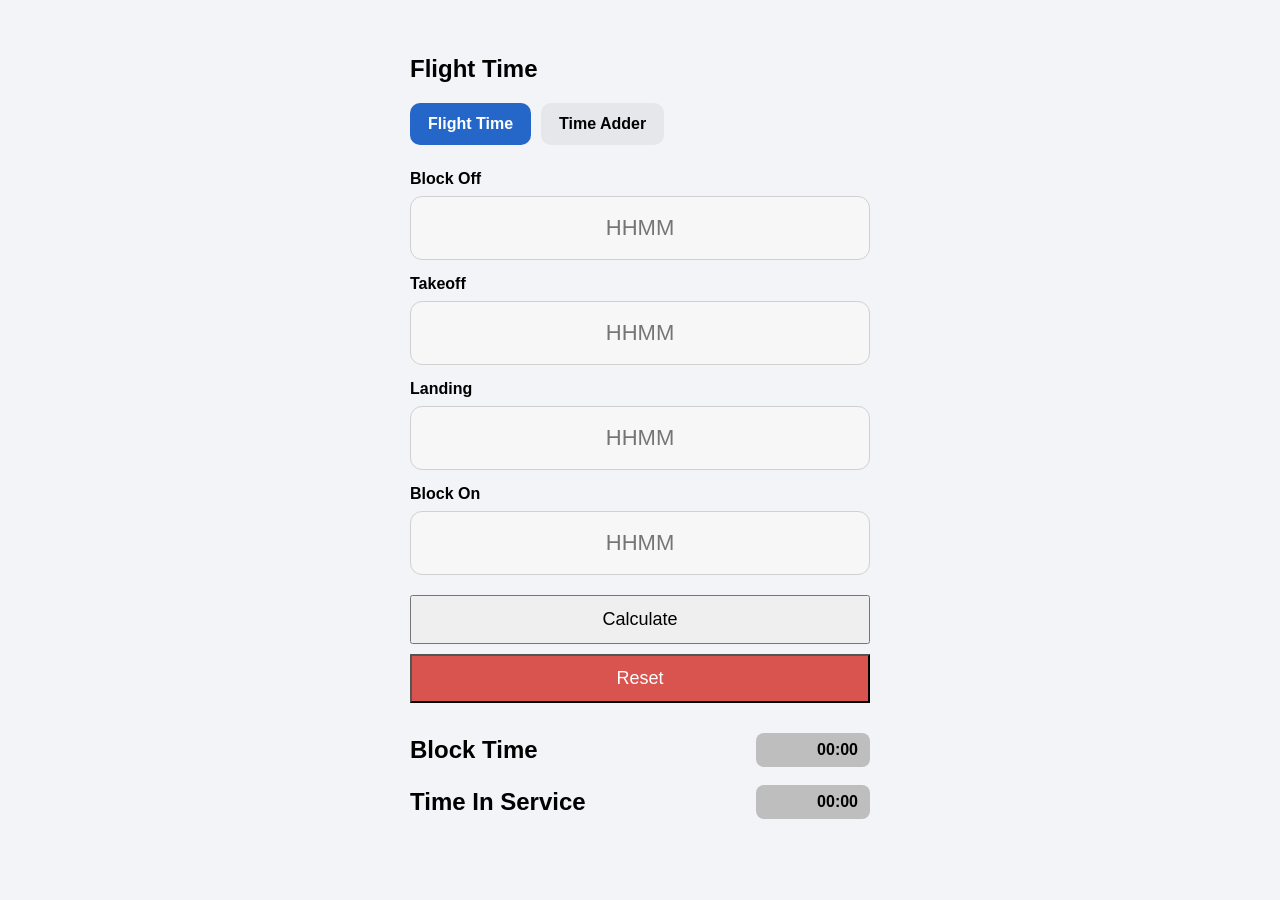
<file: index.html>
<!DOCTYPE html>
<html lang="en">
<head>
    <meta charset="UTF-8">
    <meta name="viewport" content="width=device-width, initial-scale=1.0">
    <title>Flight Time Calculator</title>

    <link rel="stylesheet" href="style.css">
</head>
<body>

<div class="container">

    <h2>Flight Time</h2>

    <div class="nav-buttons">

    <a href="index.html" class="nav-btn active">
        Flight Time
    </a>

    <a href="time-adder.html" class="nav-btn">
        Time Adder
    </a>

</div>

    <label id="blockOffLabel" for="blockOff">
        Block Off
        <span id="blockOffDot" class="warning-dot">● Modified</span>
    </label>

    <input
        type="text"
        id="blockOff"
        inputmode="numeric"
        maxlength="5"
        placeholder="HHMM"
        oninput="formatTimeInput(this); markModified('blockOff');">

    <label id="takeoffLabel" for="takeoff">
        Takeoff
        <span id="takeoffDot" class="warning-dot">● Modified</span>
    </label>

    <input
        type="text"
        id="takeoff"
        inputmode="numeric"
        maxlength="5"
        placeholder="HHMM"
        oninput="formatTimeInput(this); markModified('takeoff');">

    <label id="landingLabel" for="landing">
        Landing
        <span id="landingDot" class="warning-dot">● Modified</span>
    </label>

    <input
        type="text"
        id="landing"
        inputmode="numeric"
        maxlength="5"
        placeholder="HHMM"
        oninput="formatTimeInput(this); markModified('landing');">

    <label id="blockOnLabel" for="blockOn">
        Block On
        <span id="blockOnDot" class="warning-dot">● Modified</span>
    </label>

    <input
        type="text"
        id="blockOn"
        inputmode="numeric"
        maxlength="5"
        placeholder="HHMM"
        oninput="formatTimeInput(this); markModified('blockOn');">

    <button onclick="calculate()">
        Calculate
    </button>

    <button onclick="resetForm()" class="reset-btn">
        Reset
    </button>

    <div class="results-table">

        <div class="result-row">
            <span class="result-label">Block Time</span>
            <span class="result-time" id="blockTime">00:00</span>
        </div>

        <div class="result-row">
            <span class="result-label">Time In Service</span>
            <span class="result-time" id="serviceTime">00:00</span>
        </div>

    </div>

    <!-- <div class="results">
        <p>Block Time: <span id="blockTime">00:00</span></p>
        <p>Time In Service: <span id="serviceTime">00:00</span></p>
    </div> -->


</div>

<script src="script.js"></script>

</body>
</html>
</file>
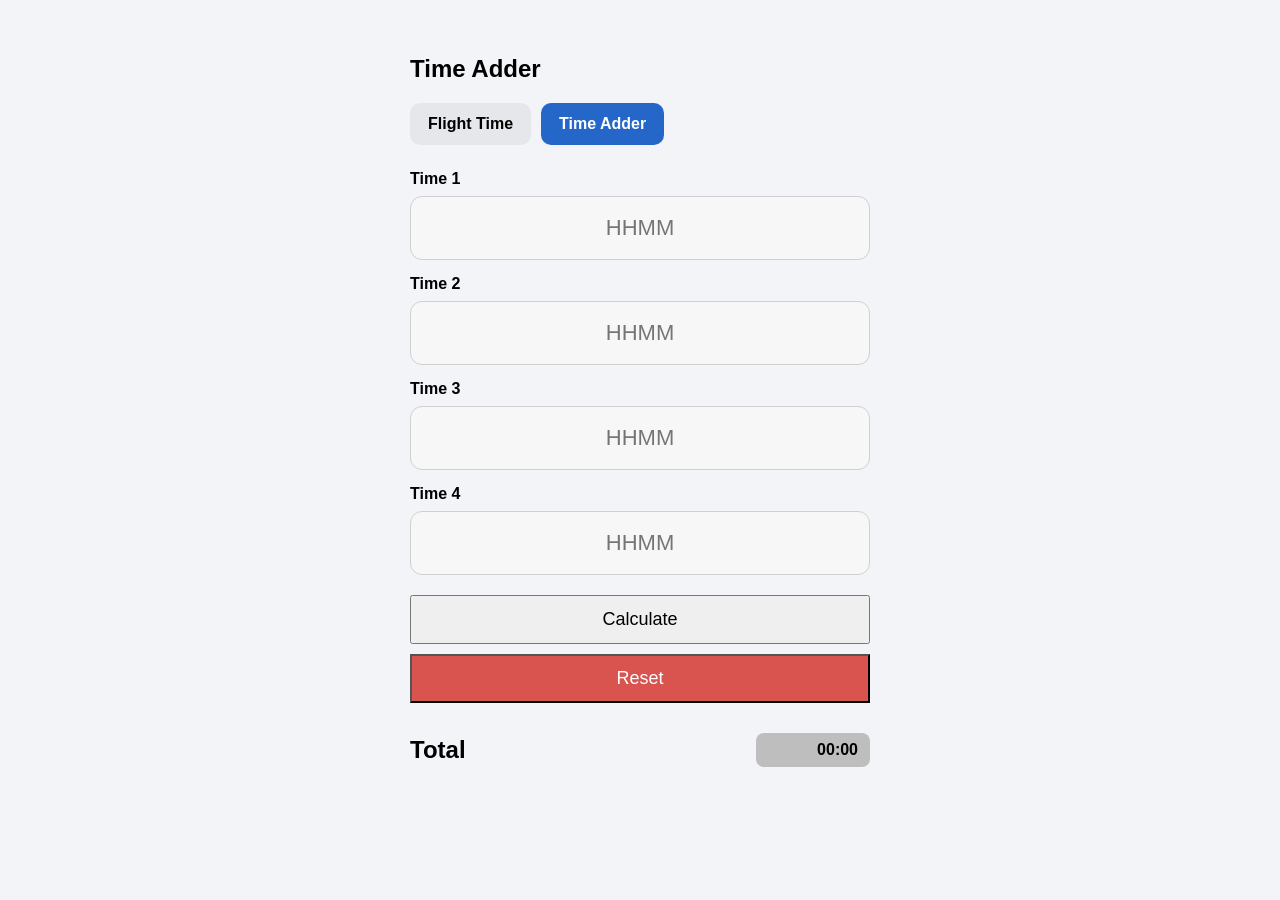
<file: time-adder.html>
<!DOCTYPE html>
<html>
<head>
    <meta charset="UTF-8">
    <meta name="viewport" content="width=device-width, initial-scale=1.0">
    <title>Time Addition Calculator</title>
    <link rel="stylesheet" href="style.css">
</head>

<body>

<div class="container">

    <h2>Time Adder</h2>

    <div class="nav-buttons">

        <a href="index.html" class="nav-btn">
            Flight Time
        </a>

        <a href="time-adder.html" class="nav-btn active">
            Time Adder
        </a>

    </div>

    <label>Time 1</label>
    <input type="text" id="time1"
           inputmode="numeric"
           maxlength="5"
           placeholder="HHMM"
           oninput="formatTimeInput(this)">

    <label>Time 2</label>
    <input type="text" id="time2"
           inputmode="numeric"
           maxlength="5"
           placeholder="HHMM"
           oninput="formatTimeInput(this)">

    <label>Time 3</label>
    <input type="text" id="time3"
           inputmode="numeric"
           maxlength="5"
           placeholder="HHMM"
           oninput="formatTimeInput(this)">

    <label>Time 4</label>
    <input type="text" id="time4"
           inputmode="numeric"
           maxlength="5"
           placeholder="HHMM"
           oninput="formatTimeInput(this)">

    <button onclick="addTimes()">
        Calculate
    </button>

    <button onclick="resetAdder()" class="reset-btn">
    Reset
    </button>

    <div class="results-table">

        <div class="result-row">

            <span class="result-label">
                Total
            </span>

            <span class="result-time" id="totalTime">
                00:00
            </span>

        </div>

    </div>

</div>

<script src="time-adder.js"></script>

</body>
</html>
</file>
<file: style.css>
body {
    font-family: Arial, sans-serif;
    background: #f2f4f8;
    margin: 0;
    padding: 15px;
}

.container {
    max-width: 500px;
    margin: auto;
    padding: 20px;
    box-sizing: border-box;
}

h1 {
    text-align: center;
}

label {
    display: block;
    margin-top: 15px;
    font-weight: bold;
}

input {
    width: 100%;
    box-sizing: border-box;
    padding: 18px;
    font-size: 22px;
    text-align: center;
    margin-top: 8px;

    border: 1px solid #d0d0d0;
    border-radius: 12px;

    background: #f7f7f7;
}

button {
    width: 100%;
    margin-top: 20px;
    padding: 12px;
    font-size: 18px;
}

.results {
    margin-top: 25px;
    font-size: 22px;
}

.reset-btn {
    margin-top: 10px;
    background: #d9534f;
    color: white;
}

.warning-dot {
    display: none;
    color: #ff3b3b;
    margin-left: 6px;
}

.show-dot {
    display: inline;
}

.results-table {
    margin-top: 30px;
}

.result-row {
    display: flex;
    justify-content: space-between;
    align-items: center;

    margin-bottom: 18px;
}

.result-label {
    font-size: 24px;
    font-weight: 600;
}

.result-time {
    width: 90px;

    text-align: right;

    padding: 8px 12px;

    border-radius: 8px;

    background: #bebebe;

    font-weight: 700;
}

.nav-buttons {
    display: flex;
    gap: 10px;
    margin-bottom: 25px;
}

.nav-btn {
    text-decoration: none;

    padding: 12px 18px;

    border-radius: 10px;

    background: #e5e7eb;

    color: black;

    font-weight: 600;
}

.nav-btn.active {
    background: #2567c9;
    color: white;
}
</file>
